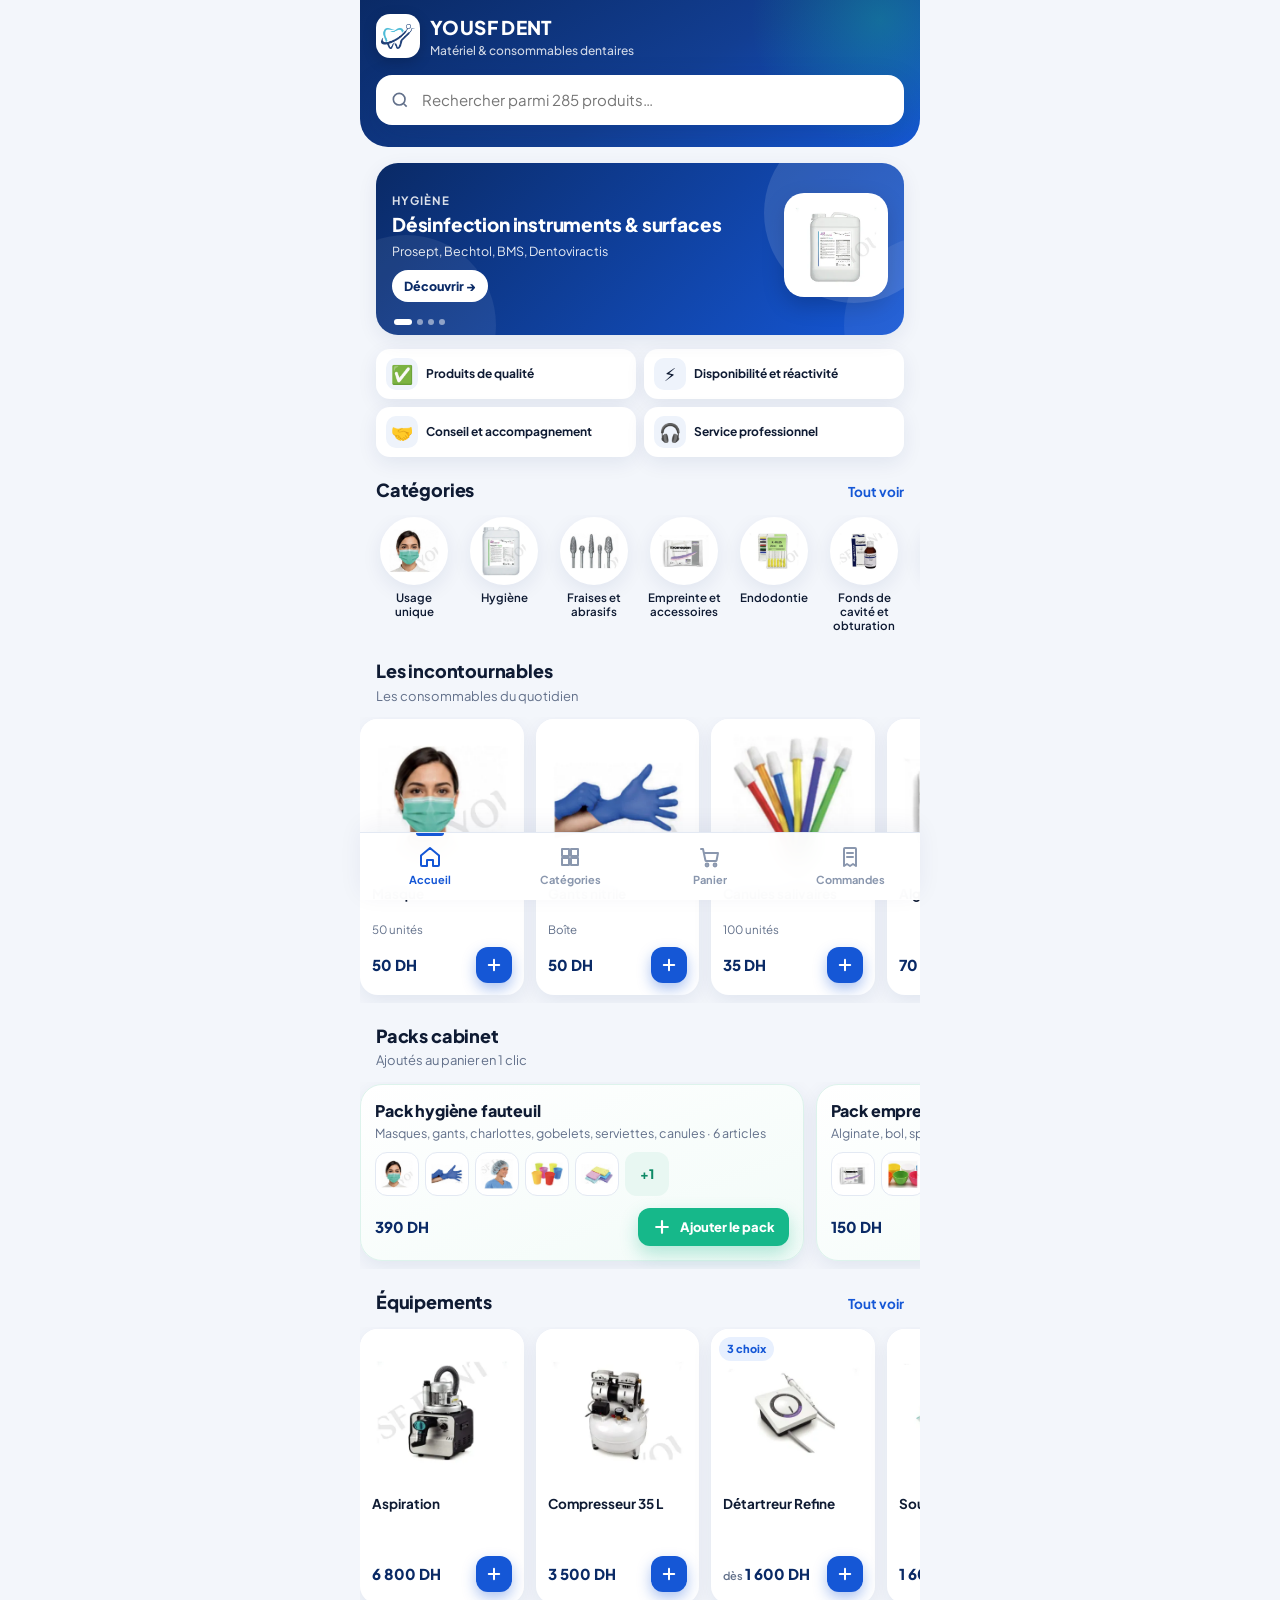
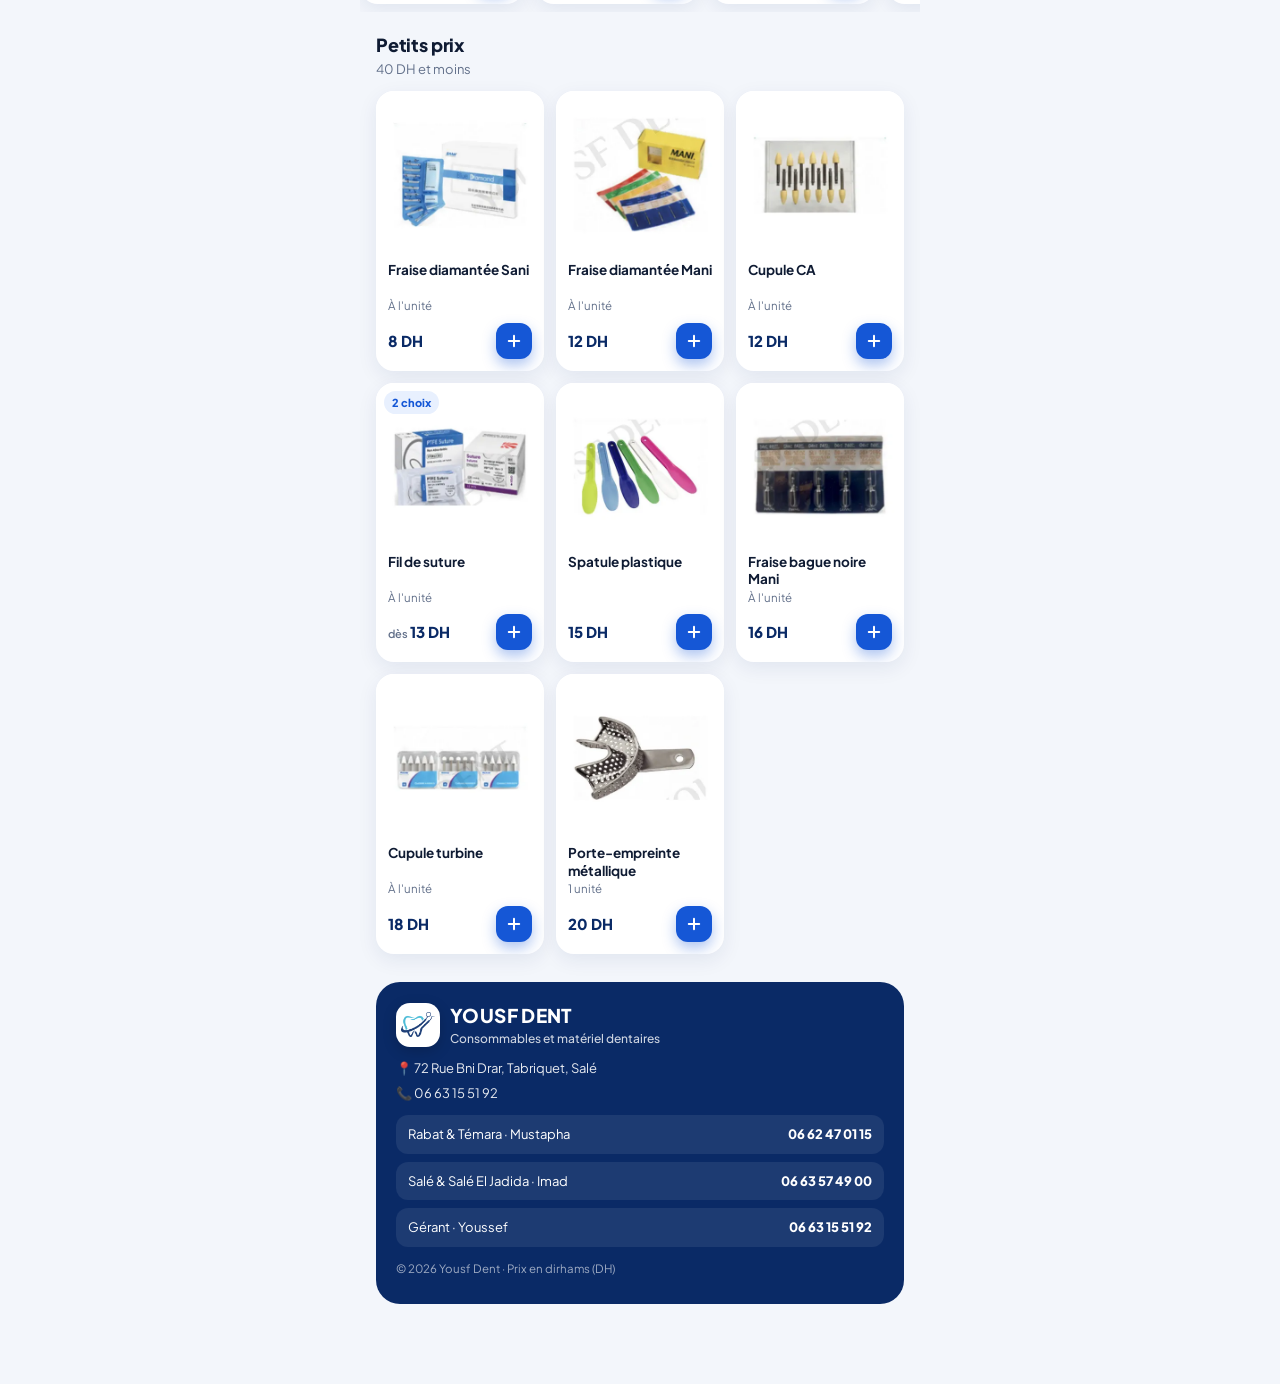
<file: index.html>
<!doctype html>
<html lang="fr">
<head>
<meta charset="utf-8">
<meta name="viewport" content="width=device-width, initial-scale=1, viewport-fit=cover">
<title>Yousf Dent — Consommables et matériel dentaires à Salé</title>
<meta name="description" content="Catalogue Yousf Dent : consommables, hygiène, endodontie, composites, orthodontie, instruments et équipements dentaires. Commande rapide sur WhatsApp. 72 Rue Bni Drar, Tabriquet, Salé.">
<meta name="theme-color" content="#0A2A66">
<link rel="canonical" href="https://glow-dental-three.vercel.app/">
<meta property="og:type" content="website">
<meta property="og:site_name" content="Yousf Dent">
<meta property="og:title" content="Yousf Dent — Tout votre cabinet, en un seul scan">
<meta property="og:description" content="Plus de 280 produits dentaires. Commandez en quelques secondes sur WhatsApp.">
<meta property="og:image" content="https://glow-dental-three.vercel.app/og.jpg">
<meta property="og:image:width" content="1200">
<meta property="og:image:height" content="630">
<meta property="og:locale" content="fr_MA">
<meta name="twitter:card" content="summary_large_image">
<link rel="manifest" href="manifest.webmanifest">
<link rel="icon" href="img/ui/favicon.png" type="image/png">
<link rel="apple-touch-icon" href="img/ui/apple-touch-icon.png">
<meta name="apple-mobile-web-app-capable" content="yes">
<meta name="apple-mobile-web-app-status-bar-style" content="black-translucent">
<link rel="preload" href="fonts/jakarta.woff" as="font" type="font/woff" crossorigin>
<link rel="stylesheet" href="css/app.css">
<script type="application/ld+json">
{"@context":"https://schema.org","@type":"Store","name":"Yousf Dent","description":"Consommables et matériel dentaires","telephone":"+212663155192","url":"https://glow-dental-three.vercel.app/","image":"https://glow-dental-three.vercel.app/og.jpg","address":{"@type":"PostalAddress","streetAddress":"72 Rue Bni Drar, Tabriquet","addressLocality":"Salé","addressCountry":"MA"}}
</script>
</head>
<body>
<main id="view" aria-live="polite"></main>

<nav class="tabbar" aria-label="Navigation principale">
  <a href="#/" data-tab="home"><svg viewBox="0 0 24 24"><path d="M3 10.5 12 3l9 7.5V20a1 1 0 0 1-1 1h-5v-6H9v6H4a1 1 0 0 1-1-1z"/></svg><span>Accueil</span></a>
  <a href="#/cats" data-tab="cats"><svg viewBox="0 0 24 24"><path d="M4 4h7v7H4zM13 4h7v7h-7zM4 13h7v7H4zM13 13h7v7h-7z"/></svg><span>Catégories</span></a>
  <a href="#/cart" data-tab="cart" class="tab-cart"><svg viewBox="0 0 24 24"><path d="M3 4h2l2.4 11.2a1 1 0 0 0 1 .8h9.2a1 1 0 0 0 1-.8L20 8H6.2"/><circle cx="9" cy="20" r="1.4"/><circle cx="17" cy="20" r="1.4"/></svg><b class="badge" id="cartBadge" hidden>0</b><span id="cartTabLabel">Panier</span></a>
  <a href="#/orders" data-tab="orders"><svg viewBox="0 0 24 24"><path d="M7 3h10a1 1 0 0 1 1 1v17l-3-2-3 2-3-2-3 2V4a1 1 0 0 1 1-1zM9 8h6M9 12h6"/></svg><span>Commandes</span></a>
</nav>

<div class="sheet-backdrop" id="sheetBg" hidden></div>
<section class="sheet" id="sheet" role="dialog" aria-modal="true" aria-label="Fiche produit" hidden></section>
<div class="toast" id="toast" role="status" hidden></div>

<script src="js/config.js"></script>
<script src="js/app.js"></script>
</body>
</html>
</file>
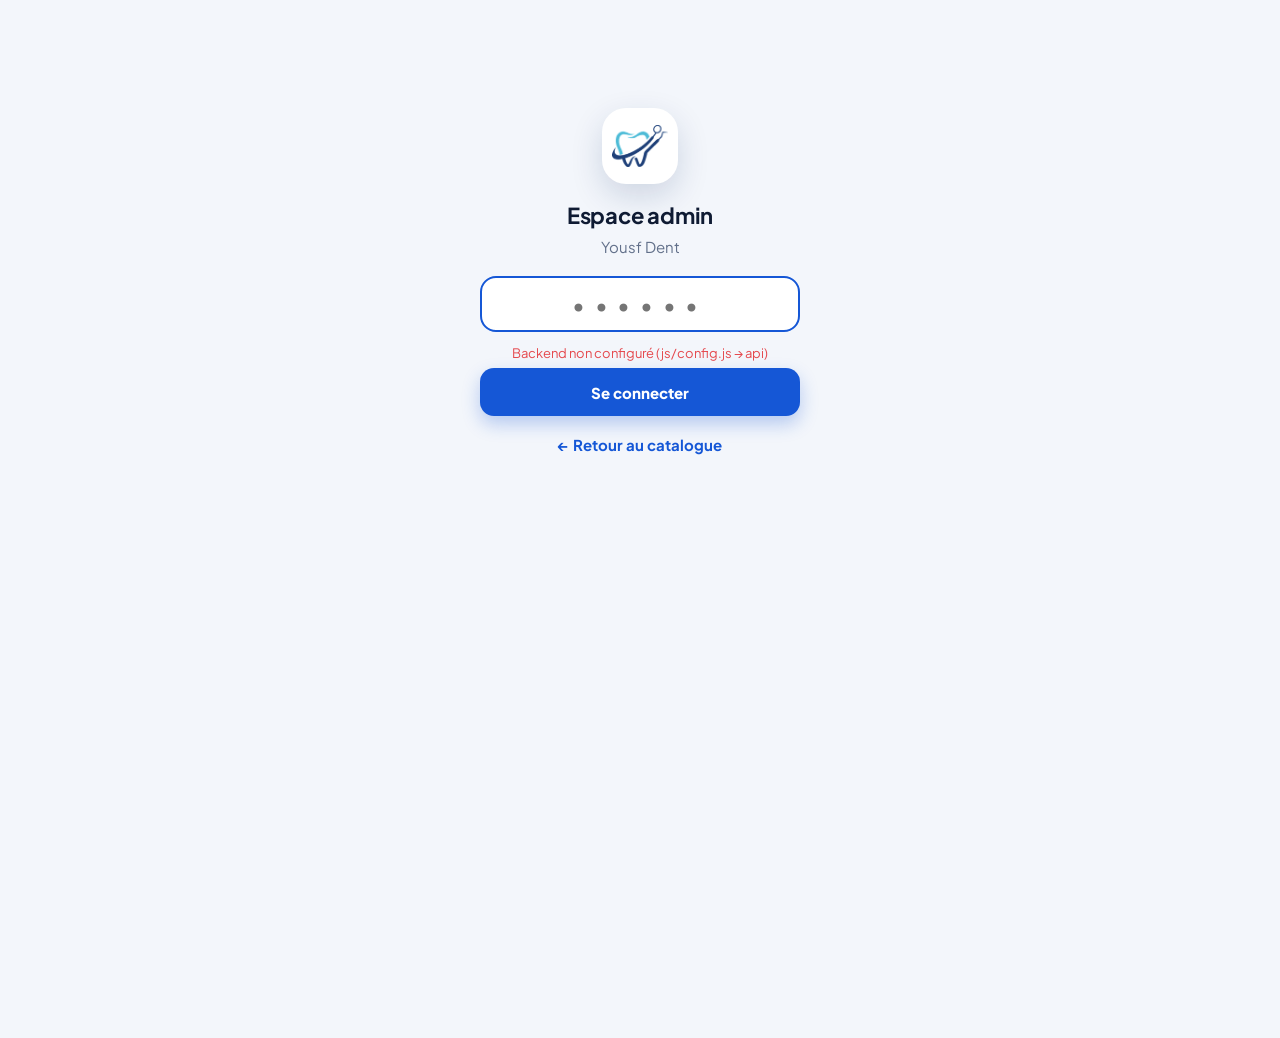
<file: admin.html>
<!doctype html>
<html lang="fr">
<head>
<meta charset="utf-8">
<meta name="viewport" content="width=device-width, initial-scale=1, viewport-fit=cover">
<title>Admin — Yousf Dent</title>
<meta name="robots" content="noindex,nofollow">
<meta name="theme-color" content="#0A2A66">
<link rel="icon" href="img/ui/favicon.png">
<link rel="preload" href="fonts/jakarta.woff" as="font" type="font/woff" crossorigin>
<link rel="stylesheet" href="css/app.css">
<style>
body{padding-bottom:30px}
.login{max-width:360px;margin:12vh auto 0;padding:0 20px;text-align:center}
.login .mark{width:76px;height:76px;border-radius:24px;background:#fff;display:grid;place-items:center;margin:0 auto 16px;box-shadow:var(--shadow2)}
.login .mark img{width:56px}
.login input{width:100%;height:56px;border-radius:16px;border:2px solid var(--line);text-align:center;font-size:24px;letter-spacing:.4em;margin:18px 0 12px;outline:0}
.login input:focus{border-color:var(--blue)}
.err{color:var(--red);font-size:13px;min-height:18px;margin:0 0 6px}
.tabs{display:flex;gap:6px;background:#fff;border-radius:16px;padding:5px;margin:0 16px 14px;box-shadow:var(--shadow);position:sticky;top:64px;z-index:15}
.tabs button{flex:1;height:40px;border-radius:12px;font-weight:800;font-size:13.5px;color:var(--muted)}
.tabs button.on{background:var(--night);color:#fff}
.filters{display:flex;gap:8px;overflow-x:auto;padding:0 16px 12px;scrollbar-width:none}
.filters button{flex:none;height:34px;padding:0 12px;border-radius:999px;background:#fff;box-shadow:var(--shadow);font-weight:700;font-size:12.5px}
.filters button.on{background:var(--blue);color:#fff}
.order .items{font-size:13px;margin:8px 0;padding:8px 10px;background:#F6F8FC;border-radius:12px}
.order .items div{display:flex;justify-content:space-between;gap:8px;padding:2px 0}
.order select{height:38px;border-radius:12px;border:2px solid var(--line);font-weight:700;padding:0 8px;background:#fff;flex:1}
.order .acts{display:flex;gap:8px;align-items:center;margin-top:10px}
.prod{display:flex;gap:10px;align-items:flex-start;background:#fff;border-radius:16px;padding:10px;box-shadow:var(--shadow);margin-bottom:10px}
.prod img{width:56px;height:56px;border-radius:12px;object-fit:contain;background:#F6F8FC;flex:none}
.prod .mid{flex:1;min-width:0}
.prod b{font-size:13.5px;display:block;line-height:1.3}
.prod .opts{display:grid;gap:6px;margin-top:8px}
.prod .o{display:flex;gap:6px}
.prod input{height:38px;border:2px solid var(--line);border-radius:10px;padding:0 10px;font-size:15px;min-width:0;outline:0}
.prod input:focus{border-color:var(--blue)}
.prod input.l{flex:1.4}.prod input.p{flex:1;max-width:110px}
.switch{display:flex;align-items:center;gap:8px;font-size:12px;font-weight:700;margin-top:8px}
.switch input{appearance:none;width:44px;height:26px;border-radius:99px;background:#F3C7C9;position:relative;cursor:pointer;transition:.2s;border:0;padding:0}
.switch input::after{content:"";position:absolute;top:3px;left:3px;width:20px;height:20px;border-radius:50%;background:#fff;transition:.2s;box-shadow:0 1px 3px rgba(0,0,0,.2)}
.switch input:checked{background:var(--green)}.switch input:checked::after{left:21px}
.save{margin-top:8px}
.kpis{display:grid;grid-template-columns:1fr 1fr;gap:10px;padding:0 16px}
.kpi{background:#fff;border-radius:18px;padding:14px;box-shadow:var(--shadow)}
.kpi small{color:var(--muted);font-weight:700;font-size:12px}
.kpi b{display:block;font-size:20px;color:var(--night);margin-top:4px}
.bars{background:#fff;border-radius:18px;padding:14px;box-shadow:var(--shadow);margin:12px 16px 0}
.bars h3{font-size:15px;margin-bottom:10px}
.bar{margin:8px 0;font-size:12.5px}
.bar div{display:flex;justify-content:space-between;gap:8px;margin-bottom:4px}
.bar i{display:block;height:8px;border-radius:9px;background:linear-gradient(90deg,var(--blue),var(--green))}
.search{margin:0 16px 12px;height:44px;width:calc(100% - 32px);border-radius:14px;border:2px solid var(--line);padding:0 14px;font-size:15px;outline:0}
</style>
</head>
<body>
<main id="app"></main>
<div class="toast" id="toast" role="status" hidden></div>
<script src="js/config.js"></script>
<script src="js/admin.js"></script>
</body>
</html>
</file>
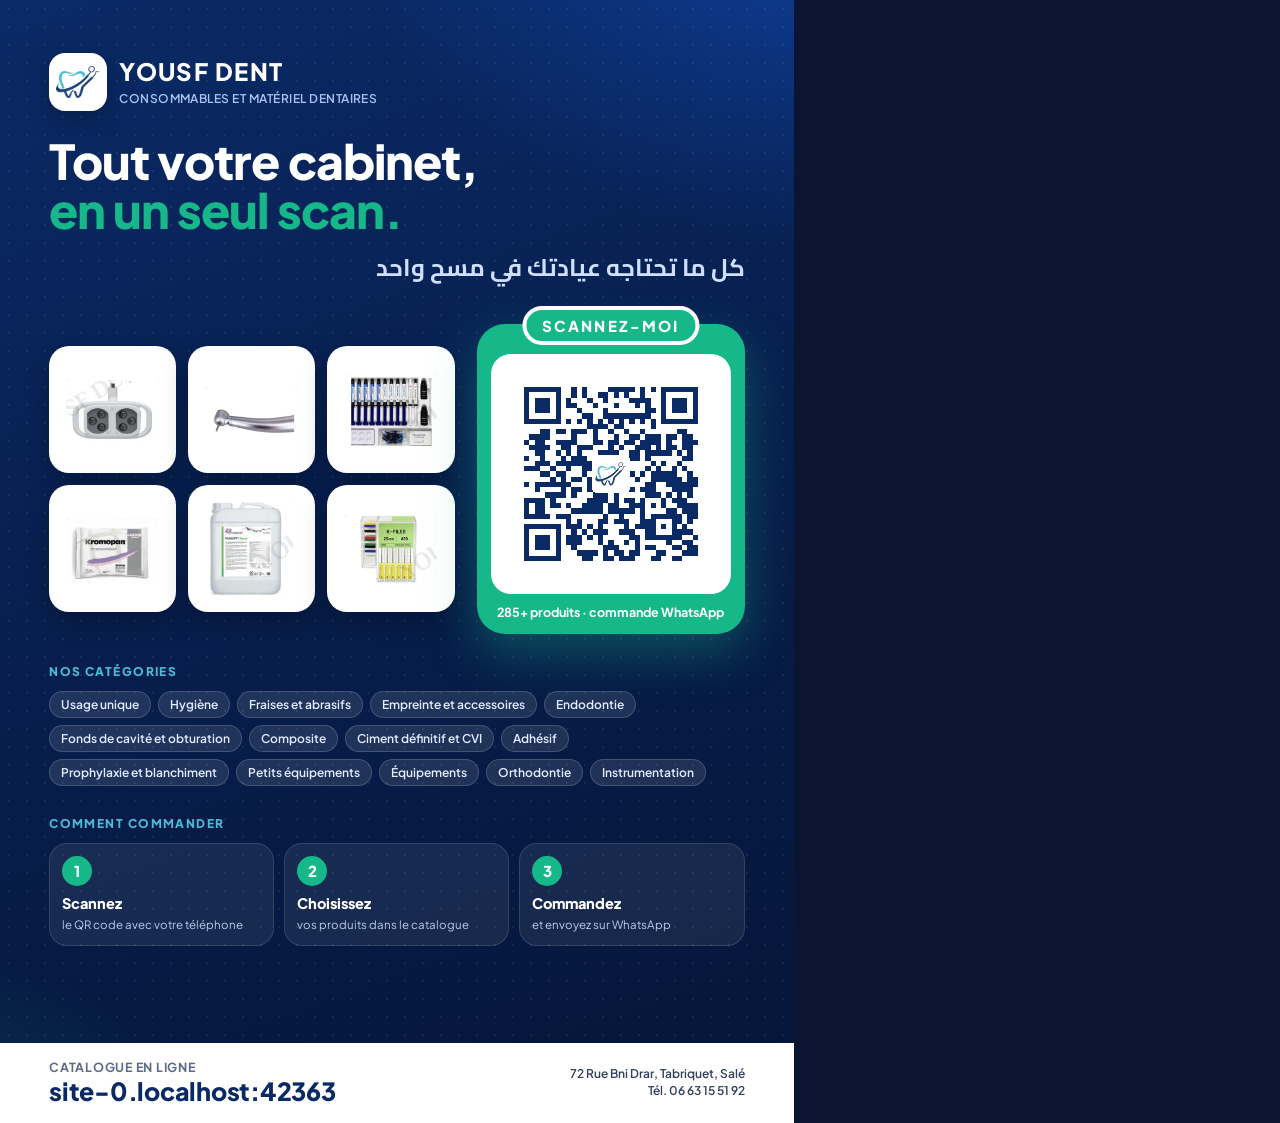
<file: print/affiches.html>
<!doctype html>
<html lang="fr">
<head>
<meta charset="utf-8">
<meta name="viewport" content="width=device-width, initial-scale=1">
<meta name="robots" content="noindex">
<title>Affiches — Yousf Dent</title>
<!-- Formats : ?f=a4 (A4) · ?f=sticker (10×10 cm) · ?f=story (1080×1920) · ?f=og (1200×630).
     Le QR code pointe vers l'adresse du site où cette page est ouverte (ou CFG.site en local).
     Imprimer : ouvrir la page puis Ctrl+P (marges : aucune, graphiques d'arrière-plan : activés). -->
<style>
@font-face{font-family:J;src:url(../fonts/jakarta.woff) format("woff");font-weight:200 800}
@font-face{font-family:Ar;src:url(../fonts/cairo-ar.woff) format("woff");font-weight:200 900}
:root{--night:#0A2A66;--blue:#1557D6;--green:#16B88A;--sky:#4EBBD6}
*{box-sizing:border-box;margin:0}
html,body{background:#0b1430}
body{font-family:J,system-ui,sans-serif;color:#fff;-webkit-print-color-adjust:exact;print-color-adjust:exact}
.page{position:relative;overflow:hidden;background:
  radial-gradient(900px 600px at 110% -10%,rgba(21,87,214,.55),transparent 60%),
  radial-gradient(700px 500px at -20% 110%,rgba(22,184,138,.28),transparent 60%),
  linear-gradient(160deg,#0A2A66 0%,#071D4A 55%,#051537 100%)}
.page::before{content:"";position:absolute;inset:0;background-image:radial-gradient(rgba(255,255,255,.07) 1px,transparent 1.2px);background-size:18px 18px;pointer-events:none}
.page>*{position:relative}
.brand{display:flex;align-items:center;gap:12px}
.brand .m{background:#fff;border-radius:16px;display:grid;place-items:center;box-shadow:0 8px 24px rgba(0,0,0,.25)}
.brand b{font-weight:800;letter-spacing:.06em;display:block}
.brand small{color:#A9C3F0;font-weight:600;letter-spacing:.04em}
h1{font-weight:800;line-height:1.02;letter-spacing:-.02em}
h1 em{font-style:normal;color:var(--green)}
.ar{font-family:Ar,sans-serif;font-weight:700;direction:rtl;color:#CFE0FF}
.tiles{display:grid;grid-template-columns:repeat(3,1fr)}
.tile{background:#fff;border-radius:20px;aspect-ratio:1;display:grid;place-items:center;box-shadow:0 10px 26px rgba(0,0,0,.28)}
.tile img{width:84%;height:84%;object-fit:contain}
.qrwrap{background:var(--green);border-radius:28px;position:relative;box-shadow:0 18px 50px rgba(22,184,138,.35)}
.qrwrap .lbl{position:absolute;left:50%;transform:translateX(-50%);background:var(--green);color:#fff;font-weight:800;letter-spacing:.14em;border-radius:999px;white-space:nowrap;border:4px solid #fff}
.qrin{background:#fff;border-radius:20px;display:grid;place-items:center}
.qrin svg{display:block;width:100%;height:auto}
.cats{display:flex;flex-wrap:wrap}
.cats span{background:rgba(255,255,255,.1);border:1px solid rgba(255,255,255,.16);border-radius:999px;font-weight:600;color:#E3ECFF}
.steps{display:grid;grid-template-columns:repeat(3,1fr)}
.step{background:rgba(255,255,255,.07);border:1px solid rgba(255,255,255,.12);border-radius:18px}
.step i{font-style:normal;display:grid;place-items:center;border-radius:50%;background:var(--green);font-weight:800;color:#fff}
.step b{display:block;font-weight:800}
.step span{color:#B9CBEE}
.foot{display:flex;align-items:center;justify-content:space-between;background:#fff;color:var(--night)}
.foot .url{font-weight:800;letter-spacing:-.01em}
.foot .url small{display:block;font-size:.5em;color:#5B6B88;font-weight:700;letter-spacing:.06em;text-transform:uppercase}
.foot .addr{text-align:right;font-weight:600;color:#33415E;line-height:1.35}

/* ---------- A4 : 210×297 mm ---------- */
.a4{width:210mm;height:297mm;padding:14mm 13mm 0}
.a4 .brand .m{width:58px;height:58px}.a4 .brand .m img{width:44px}
.a4 .brand b{font-size:24px}.a4 .brand small{font-size:12px}
.a4 h1{font-size:48px;margin-top:26px}
.a4 .ar{font-size:24px;margin-top:10px}
.a4 .mid{display:grid;grid-template-columns:1fr 268px;gap:22px;margin-top:34px;align-items:center}
.a4 .tiles{gap:12px}
.a4 .qrwrap{padding:30px 14px 14px}.a4 .qrwrap .lbl{top:-18px;font-size:15px;padding:6px 16px}
.a4 .qrin{padding:12px}
.a4 .qrcap{text-align:center;font-size:12.5px;font-weight:700;color:#fff;margin-top:10px}
.a4 .lab{font-size:12px;font-weight:800;letter-spacing:.12em;text-transform:uppercase;color:var(--sky);margin:30px 0 12px}
.a4 .cats{gap:7px}.a4 .cats span{font-size:12px;padding:5px 11px}
.a4 .steps{gap:10px}.a4 .step{padding:12px}.a4 .step i{width:30px;height:30px;font-size:15px;margin-bottom:8px}
.a4 .step b{font-size:14.5px}.a4 .step span{font-size:11.5px}
.a4 .foot{position:absolute;left:0;right:0;bottom:0;padding:16px 13mm}
.a4 .foot .url{font-size:25px}.a4 .foot .addr{font-size:12px}

/* ---------- Sticker : 100×100 mm ---------- */
.sticker{width:100mm;height:100mm;border-radius:0;padding:6mm;display:flex;flex-direction:column;align-items:center;text-align:center}
.sticker .brand{gap:8px}.sticker .brand .m{width:32px;height:32px;border-radius:10px}.sticker .brand .m img{width:24px}
.sticker .brand b{font-size:15px}
.sticker h1{font-size:16px;margin-top:5px;line-height:1.1}
.sticker .qrwrap{width:50mm;padding:16px 7px 7px;margin-top:20px;border-radius:18px}
.sticker .qrwrap .lbl{top:-13px;font-size:10.5px;padding:3px 10px;border-width:3px}
.sticker .qrin{padding:6px;border-radius:12px}
.sticker .url{margin-top:auto;font-weight:800;font-size:12.5px}
.sticker .url small{display:block;font-weight:600;font-size:9px;color:#A9C3F0}

/* ---------- Story : 1080×1920 ---------- */
.story{width:1080px;height:1920px;padding:110px 80px 0;text-align:center}
.story .brand{justify-content:center;gap:20px}.story .brand .m{width:110px;height:110px;border-radius:30px}.story .brand .m img{width:84px}
.story .brand b{font-size:48px;text-align:left}.story .brand small{font-size:22px}
.story h1{font-size:88px;margin-top:56px}
.story .ar{font-size:52px;margin-top:26px}
.story .tiles{gap:24px;margin-top:60px;padding:0 40px}.story .tile{border-radius:32px}
.story .qrwrap{width:520px;margin:96px auto 0;padding:56px 26px 26px;border-radius:44px}
.story .qrwrap .lbl{top:-34px;font-size:32px;padding:10px 32px;border-width:6px}
.story .qrin{padding:22px;border-radius:30px}
.story .qrcap{font-size:30px;font-weight:700;margin-top:22px}
.story .foot{position:absolute;left:0;right:0;bottom:0;padding:44px 80px;flex-direction:column;gap:10px}
.story .foot .url{font-size:52px}.story .foot .addr{text-align:center;font-size:26px}

/* ---------- OG : 1200×630 ---------- */
.og{width:1200px;height:630px;padding:56px 60px;display:grid;grid-template-columns:1fr 360px;gap:40px;align-items:center}
.og .brand .m{width:72px;height:72px;border-radius:20px}.og .brand .m img{width:54px}
.og .brand b{font-size:32px}.og .brand small{font-size:16px}
.og h1{font-size:62px;margin-top:30px}
.og p.sub{font-size:22px;color:#B9CBEE;margin-top:18px;font-weight:600}
.og .tiles{gap:14px}.og .tile{border-radius:22px}
.og .wa{display:inline-flex;gap:10px;align-items:center;margin-top:26px;background:var(--green);border-radius:999px;padding:12px 22px;font-weight:800;font-size:20px}

@page{margin:0}
@media print{html,body{background:none}}
</style>
</head>
<body>
<div id="root"></div>
<script src="../js/config.js"></script>
<script src="qrcode.js"></script>
<script>
(async () => {
  const C = window.CFG;
  const f = new URLSearchParams(location.search).get('f') || 'a4';
  const isLocal = /^(localhost|127\.|0\.0\.0\.0|\[::1\])/.test(location.hostname) || location.protocol === 'file:';
  const url = (new URLSearchParams(location.search).get('url') || (isLocal ? C.site : location.origin)).replace(/\/$/, '') + '/';
  const short = url.replace(/^https?:\/\//, '').replace(/\/$/, '');
  const data = await (await fetch('../data/products.json')).json();
  const IMG = ['scialytique-led', 'turbine-skyma', 'coffret-dmp', 'alginate-kromopan', 'desinfectant-surfaces-prosept-spray', 'limes-k-h-broches-mani'];
  const tiles3 = IMG.slice(0, 3).map(id => `<div class="tile"><img src="../img/p/${id}.webp" alt=""></div>`).join('');
  const tiles = IMG.map(id => `<div class="tile"><img src="../img/p/${id}.webp" alt=""></div>`).join('');

  function qrSVG(text) {
    const q = qrcode(0, 'H'); q.addData(text); q.make();
    const n = q.getModuleCount(), m = 4, S = n + m * 2; let d = '';
    const logo = Math.round(n * 0.22) | 1, l0 = (n - logo) / 2;   // zone centrale réservée au logo (~5% des modules, ECC H tolère 30%)
    for (let r = 0; r < n; r++) for (let c = 0; c < n; c++) {
      if (!q.isDark(r, c)) continue;
      const finder = (r < 7 && c < 7) || (r < 7 && c >= n - 7) || (r >= n - 7 && c < 7);
      if (finder) continue;
      if (r >= l0 - .5 && r < l0 + logo && c >= l0 - .5 && c < l0 + logo) continue;
      d += `M${c + m} ${r + m}h1v1h-1z`;
    }
    const eye = (x, y) => `<rect x="${x + m + .5}" y="${y + m + .5}" width="6" height="6" fill="none" stroke="#0A2A66" stroke-width="1"/><rect x="${x + m + 2}" y="${y + m + 2}" width="3" height="3" fill="#0A2A66"/>`;
    const lc = m + l0 - .2, ls = logo + .4;
    return `<svg viewBox="0 0 ${S} ${S}" xmlns="http://www.w3.org/2000/svg" shape-rendering="crispEdges"><rect width="${S}" height="${S}" fill="#fff"/><path d="${d}" fill="#0A2A66"/>${eye(0, 0)}${eye(n - 7, 0)}${eye(0, n - 7)}
      <rect x="${lc}" y="${lc}" width="${ls}" height="${ls}" rx="1.4" fill="#fff"/><image href="../img/ui/logo.png" x="${lc + ls * .1}" y="${lc + ls * .16}" width="${ls * .8}" height="${ls * .68}" preserveAspectRatio="xMidYMid meet"/></svg>`;
  }
  const brand = `<div class="brand"><span class="m"><img src="../img/ui/logo.png" alt=""></span><div><b>YOUSF DENT</b><small>CONSOMMABLES ET MATÉRIEL DENTAIRES</small></div></div>`;
  const qr = cap => `<div class="qrwrap"><span class="lbl">SCANNEZ-MOI</span><div class="qrin">${qrSVG(url)}</div>${cap ? `<p class="qrcap">${cap}</p>` : ''}</div>`;
  const title = 'Tout votre cabinet,<br><em>en un seul scan.</em>';
  const ar = '<p class="ar">كل ما تحتاجه عيادتك في مسح واحد</p>';
  const steps = `<div class="steps"><div class="step"><i>1</i><b>Scannez</b><span>le QR code avec votre téléphone</span></div><div class="step"><i>2</i><b>Choisissez</b><span>vos produits dans le catalogue</span></div><div class="step"><i>3</i><b>Commandez</b><span>et envoyez sur WhatsApp</span></div></div>`;
  const foot = `<div class="foot"><div class="url"><small>Catalogue en ligne</small>${short}</div><div class="addr">${C.address}<br>Tél. ${C.phone}</div></div>`;
  const pages = {
    a4: `<div class="page a4">${brand}<h1>${title}</h1>${ar}<div class="mid"><div class="tiles">${tiles}</div>${qr(`${data.products.length}+ produits · commande WhatsApp`)}</div>
      <p class="lab">Nos catégories</p><div class="cats">${data.cats.map(c => `<span>${c.name}</span>`).join('')}</div>
      <p class="lab">Comment commander</p>${steps}${foot}</div>`,
    sticker: `<div class="page sticker">${brand.replace('<small>CONSOMMABLES ET MATÉRIEL DENTAIRES</small>', '')}<h1>Tout votre cabinet,<br><em>en un seul scan.</em></h1>${qr('')}<p class="url">${short}<small>${C.phone}</small></p></div>`,
    story: `<div class="page story">${brand}<h1>${title}</h1>${ar}<div class="tiles">${tiles3}</div>${qr('Scannez · Choisissez · Commandez sur WhatsApp')}${foot}</div>`,
    og: `<div class="page og"><div>${brand}<h1>${title}</h1><p class="sub">${data.products.length}+ produits dentaires · Salé</p><span class="wa">Commande rapide sur WhatsApp</span></div><div class="tiles" style="grid-template-columns:repeat(2,1fr)">${tiles}</div></div>`
  };
  document.getElementById('root').innerHTML = pages[f] || pages.a4;
  document.title = 'Affiche ' + f + ' — Yousf Dent';
  await Promise.all([...document.images].map(i => i.complete ? 0 : new Promise(r => { i.onload = i.onerror = r; })));
  await document.fonts.ready;
  document.body.dataset.ready = '1';
})();
</script>
</body>
</html>
</file>
<file: css/app.css>
@font-face{font-family:"Plus Jakarta Sans";src:url(../fonts/jakarta.woff) format("woff");font-weight:200 800;font-display:swap}
:root{
  --night:#0A2A66;--blue:#1557D6;--green:#16B88A;--red:#E5484D;
  --bg:#F3F6FB;--card:#fff;--ink:#0F1B33;--muted:#62708A;--line:#E3E9F3;
  --r:18px;--shadow:0 6px 20px rgba(10,42,102,.08);--shadow2:0 12px 32px rgba(10,42,102,.16);
  --tabh:68px;--safe:env(safe-area-inset-bottom,0px);
}
[hidden]{display:none!important}
*{box-sizing:border-box;-webkit-tap-highlight-color:transparent}
html{scroll-behavior:smooth}
body{margin:0;overflow-x:hidden;background:var(--bg);color:var(--ink);font:15px/1.45 "Plus Jakarta Sans",system-ui,sans-serif;padding-bottom:calc(var(--tabh) + var(--safe) + 12px)}
main{max-width:560px;margin:0 auto;min-height:100vh}
a{color:inherit;text-decoration:none}
button{font:inherit;color:inherit;cursor:pointer;border:0;background:none}
img{display:block;max-width:100%}
h1,h2,h3{margin:0;letter-spacing:-.01em}
input,textarea,select{font:inherit;color:var(--ink)}
:focus-visible{outline:3px solid rgba(21,87,214,.45);outline-offset:2px}

/* header */
.hero{background:linear-gradient(150deg,var(--night) 0%,#123E92 55%,var(--blue) 100%);color:#fff;padding:calc(14px + env(safe-area-inset-top,0px)) 16px 22px;border-radius:0 0 28px 28px}
.brand{display:flex;align-items:center;gap:10px}
.brand .mark{width:44px;height:44px;border-radius:14px;background:#fff;display:grid;place-items:center;box-shadow:0 4px 14px rgba(0,0,0,.18)}
.brand .mark img{width:34px}
.brand b{font-size:19px;font-weight:800;letter-spacing:.02em}
.brand small{display:block;font-size:12px;opacity:.8;font-weight:500}
.brand .install{margin-left:auto;flex:none;background:rgba(255,255,255,.16);color:#fff;border-radius:999px;padding:8px 12px;font-size:12px;white-space:nowrap;font-weight:700;display:flex;gap:6px;align-items:center}
.searchbar{margin-top:16px;display:flex;align-items:center;gap:10px;background:#fff;border-radius:16px;padding:0 14px;height:50px;color:var(--muted);box-shadow:var(--shadow2)}
.searchbar svg{width:20px;height:20px;flex:none;fill:none;stroke:currentColor;stroke-width:2}
.searchbar input{border:0;outline:0;flex:1;height:100%;background:none;font-size:15px}

.topbar{position:sticky;top:0;z-index:20;background:rgba(243,246,251,.92);backdrop-filter:blur(10px);display:flex;align-items:center;gap:10px;padding:calc(10px + env(safe-area-inset-top,0px)) 16px 10px}
.topbar h1{font-size:19px;font-weight:800;flex:1;white-space:nowrap;overflow:hidden;text-overflow:ellipsis}
.iconbtn{width:42px;height:42px;border-radius:14px;background:#fff;display:grid;place-items:center;box-shadow:var(--shadow);flex:none}
.iconbtn svg{width:20px;height:20px;fill:none;stroke:var(--night);stroke-width:2.2;stroke-linecap:round;stroke-linejoin:round}

.section{padding:20px 16px 0}
.sec-head{display:flex;align-items:baseline;justify-content:space-between;margin-bottom:12px}
.sec-head h2{font-size:18px;font-weight:800}
.sec-head a{color:var(--blue);font-weight:700;font-size:13.5px}
.sec-head p{margin:2px 0 0;color:var(--muted);font-size:13px}

/* slider */
.slider{margin:16px 16px 0;position:relative;border-radius:22px;overflow:hidden;box-shadow:var(--shadow)}
.slides{display:flex;transition:transform .5s cubic-bezier(.2,.8,.2,1);touch-action:pan-y}
.slide{min-width:100%;min-height:172px;display:flex;align-items:center;padding:18px 16px 26px;gap:10px;color:#fff;position:relative}
.slide .txt{flex:1;z-index:1}
.slide small{font-size:11.5px;font-weight:700;letter-spacing:.08em;text-transform:uppercase;opacity:.85}
.slide h3{font-size:19px;font-weight:800;line-height:1.15;margin:4px 0 6px}
.slide p{margin:0 0 10px;font-size:12.5px;opacity:.9}
.slide .cta{display:inline-block;background:#fff;color:var(--night);font-weight:800;font-size:12.5px;padding:7px 12px;border-radius:999px}
.slide img{width:104px;height:104px;border-radius:20px;background:#fff;object-fit:contain;padding:6px;flex:none;box-shadow:0 8px 22px rgba(0,0,0,.2)}
.dots{position:absolute;left:18px;bottom:10px;display:flex;gap:5px}
.dots i{width:6px;height:6px;border-radius:9px;background:rgba(255,255,255,.5);transition:width .3s}
.dots i.on{width:18px;background:#fff}

/* category circles */
.circles{display:flex;gap:14px;overflow-x:auto;padding:2px 16px 6px;margin:0 -16px;scrollbar-width:none}
.circles::-webkit-scrollbar,.hscroll::-webkit-scrollbar,.chips::-webkit-scrollbar{display:none}
.circle{flex:none;width:76px;text-align:center;font-size:11.5px;font-weight:600;line-height:1.2}
.circle span.ph{width:68px;height:68px;margin:0 auto 6px;border-radius:50%;background:#fff;display:grid;place-items:center;box-shadow:var(--shadow);border:2px solid #fff;overflow:hidden}
.circle img{width:56px;height:56px;object-fit:contain}

/* product cards */
.grid{display:grid;grid-template-columns:repeat(2,1fr);gap:12px}
.hscroll{display:grid;grid-auto-flow:column;grid-auto-columns:46%;gap:12px;overflow-x:auto;padding:2px 16px 8px;margin:0 -16px;scroll-snap-type:x mandatory;scrollbar-width:none}
.hscroll>*{scroll-snap-align:start}
.card{background:var(--card);border-radius:var(--r);box-shadow:var(--shadow);overflow:hidden;display:flex;flex-direction:column;position:relative}
.card .ph{aspect-ratio:1;background:#fff;display:block;position:relative}
.card .ph img{width:100%;height:100%;object-fit:contain;padding:8px}
.card .body{padding:2px 12px 12px;display:flex;flex-direction:column;flex:1}
.card .name{font-size:13.5px;font-weight:700;line-height:1.3;display:-webkit-box;-webkit-line-clamp:2;-webkit-box-orient:vertical;overflow:hidden;min-height:35px}
.card .u{font-size:11.5px;color:var(--muted);margin-top:2px;min-height:16px}
.card .row{display:flex;align-items:center;justify-content:space-between;margin-top:auto;padding-top:8px;gap:6px}
.price{font-weight:800;color:var(--night);font-size:15px;white-space:nowrap}
.price small{font-weight:600;color:var(--muted);font-size:11px}
.price.ask{font-size:12.5px;color:var(--blue)}
.tag{position:absolute;top:8px;left:8px;font-size:11px;font-weight:800;padding:4px 8px;border-radius:999px;background:#E8F0FE;color:var(--blue);z-index:1}
.tag.out{background:#FDECEC;color:var(--red)}
.card.is-out .ph img{opacity:.45;filter:grayscale(1)}
.add{width:36px;height:36px;border-radius:12px;background:var(--blue);color:#fff;display:grid;place-items:center;box-shadow:0 6px 14px rgba(21,87,214,.35);flex:none}
.add svg{width:18px;height:18px;stroke:#fff;stroke-width:2.6;fill:none;stroke-linecap:round}
.add:disabled{background:#C9D3E3;box-shadow:none}
.stepper{display:flex;align-items:center;background:var(--night);border-radius:12px;height:36px;color:#fff;flex:none}
.stepper button{width:32px;height:36px;color:#fff;font-size:19px;font-weight:700}
.stepper b{min-width:20px;text-align:center;font-size:14px}
.stepper.lg{height:48px;border-radius:14px;background:#EEF3FB;color:var(--night)}
.stepper.lg button{width:44px;height:48px;color:var(--night);font-size:22px}

/* packs */
.pack{min-width:84%;background:linear-gradient(160deg,#fff 0%,#F2FBF8 100%);border-radius:22px;padding:14px;box-shadow:var(--shadow);border:1px solid #DDF3EC}
.pack h3{font-size:16px;font-weight:800}
.pack p{margin:2px 0 10px;color:var(--muted);font-size:12.5px}
.pack .thumbs{display:flex;gap:6px;margin-bottom:12px}
.pack .thumbs img{width:44px;height:44px;border-radius:12px;background:#fff;object-fit:contain;padding:3px;border:1px solid var(--line)}
.pack .thumbs span{width:44px;height:44px;border-radius:12px;background:#E8F7F2;color:#0E8A66;display:grid;place-items:center;font-weight:800;font-size:13px}
.pack .row{display:flex;align-items:center;justify-content:space-between}
.btn{display:inline-flex;align-items:center;justify-content:center;gap:8px;height:48px;border-radius:14px;padding:0 18px;font-weight:800;font-size:15px;background:var(--blue);color:#fff;box-shadow:0 8px 18px rgba(21,87,214,.28)}
.btn.sm{height:38px;font-size:13px;padding:0 14px;border-radius:12px}
.btn.green{background:var(--green);box-shadow:0 8px 18px rgba(22,184,138,.3)}
.btn.ghost{background:#fff;color:var(--night);box-shadow:var(--shadow)}
.btn.block{width:100%}
.btn svg{width:20px;height:20px;flex:none}
.btn:disabled{opacity:.5}

/* categories page */
.catgrid{display:grid;grid-template-columns:repeat(2,1fr);gap:12px;padding:4px 16px}
.cat{background:#fff;border-radius:var(--r);box-shadow:var(--shadow);padding:12px;display:flex;flex-direction:column;gap:8px}
.cat .imgs{display:grid;grid-template-columns:1fr 1fr;gap:6px}
.cat .imgs img{aspect-ratio:1;object-fit:contain;background:#F6F8FC;border-radius:12px;padding:4px}
.cat b{font-size:14px;line-height:1.25}
.cat small{color:var(--muted);font-size:12px}
.chips{display:flex;gap:8px;overflow-x:auto;padding:0 16px 10px;scrollbar-width:none}
.chip{flex:none;height:36px;padding:0 14px;border-radius:999px;background:#fff;box-shadow:var(--shadow);font-size:13px;font-weight:700;display:flex;align-items:center;white-space:nowrap}
.chip.on{background:var(--night);color:#fff}
.sortbar{display:flex;gap:8px;padding:0 16px 12px;align-items:center}
.sortbar select{height:38px;border-radius:12px;border:1px solid var(--line);background:#fff;padding:0 10px;font-weight:600;font-size:13px}
.sortbar span{color:var(--muted);font-size:13px;margin-right:auto}
.list{padding:0 16px}

/* search */
.sfield{margin:0 16px;display:flex;align-items:center;gap:10px;background:#fff;border-radius:16px;padding:0 14px;height:50px;box-shadow:var(--shadow);border:2px solid transparent}
.sfield:focus-within{border-color:var(--blue)}
.sfield input{border:0;outline:0;flex:1;height:100%;background:none;font-size:16px}
.sfield svg{width:20px;height:20px;fill:none;stroke:var(--muted);stroke-width:2}
.sfield button{color:var(--muted);font-size:20px;width:28px}
.empty{text-align:center;padding:36px 24px;color:var(--muted)}
.empty .ico{width:74px;height:74px;border-radius:24px;background:#fff;box-shadow:var(--shadow);display:grid;place-items:center;margin:0 auto 14px;font-size:32px}
.empty h3{color:var(--ink);font-size:17px;margin-bottom:6px}
.empty p{margin:0 0 16px}

/* sheet */
.sheet-backdrop{position:fixed;inset:0;background:rgba(10,20,45,.45);z-index:60;animation:fade .2s}
.sheet{position:fixed;left:0;right:0;bottom:0;z-index:61;max-width:560px;margin:0 auto;background:var(--bg);border-radius:26px 26px 0 0;max-height:94vh;max-height:94dvh;display:flex;flex-direction:column;animation:up .28s cubic-bezier(.2,.8,.2,1);box-shadow:0 -10px 40px rgba(0,0,0,.2)}
.sheet .scroll{overflow-y:auto;overscroll-behavior:contain;flex:1;padding-bottom:12px}
.sheet .grab{width:44px;height:5px;border-radius:9px;background:#C8D2E3;margin:8px auto 0}
.sheet .close{position:absolute;right:12px;top:12px;z-index:3}
.zoom{margin:10px 16px 0;background:#fff;border-radius:22px;overflow:hidden;aspect-ratio:1;position:relative;box-shadow:var(--shadow);cursor:zoom-in}
.zoom img{width:100%;height:100%;object-fit:contain;padding:14px;transition:transform .25s}
.zoom.on{cursor:zoom-out}.zoom.on img{transform:scale(2.2)}
.zoom .hint{position:absolute;right:10px;bottom:10px;background:rgba(10,42,102,.75);color:#fff;font-size:11px;font-weight:700;border-radius:999px;padding:4px 9px}
.pinfo{padding:14px 16px 0}
.badges{display:flex;flex-wrap:wrap;gap:6px;margin-bottom:8px}
.pill{font-size:11.5px;font-weight:800;border-radius:999px;padding:4px 10px;background:#E8F0FE;color:var(--blue)}
.pill.ok{background:#E3F7F0;color:#0E8A66}.pill.out{background:#FDECEC;color:var(--red)}.pill.grey{background:#EEF1F6;color:var(--muted)}
.pinfo h2{font-size:21px;font-weight:800;line-height:1.25}
.pinfo .bigprice{font-size:24px;font-weight:800;color:var(--night);margin-top:6px}
.opts{display:flex;flex-wrap:wrap;gap:8px;margin-top:12px}
.opt{border:2px solid var(--line);background:#fff;border-radius:14px;padding:8px 12px;text-align:left;min-width:92px}
.opt b{display:block;font-size:13.5px}.opt small{color:var(--muted);font-weight:700;font-size:12px}
.opt.on{border-color:var(--blue);background:#F1F6FF}.opt.on small{color:var(--blue)}
.infos{background:#fff;border-radius:18px;margin-top:14px;box-shadow:var(--shadow);overflow:hidden}
.infos div{display:flex;justify-content:space-between;gap:12px;padding:11px 14px;font-size:13.5px;border-bottom:1px solid var(--line)}
.infos div:last-child{border:0}.infos span{color:var(--muted)}.infos b{text-align:right}
.actions{display:grid;gap:8px;margin-top:14px}
.actions .two{display:grid;grid-template-columns:1fr 1fr;gap:8px}
.sheetbar{display:flex;gap:10px;align-items:center;padding:12px 16px calc(12px + var(--safe));background:#fff;border-top:1px solid var(--line)}
.sheetbar .btn{flex:1}

/* cart & checkout */
.steps{display:flex;gap:6px;padding:0 16px 14px}
.steps i{flex:1;font-style:normal;font-size:11.5px;font-weight:700;color:var(--muted);text-align:center}
.steps i::before{content:"";display:block;height:5px;border-radius:9px;background:#DCE3EF;margin-bottom:6px}
.steps i.on{color:var(--night)}.steps i.on::before{background:var(--blue)}
.line{display:flex;gap:12px;background:#fff;border-radius:18px;padding:10px;box-shadow:var(--shadow);margin-bottom:10px;align-items:center}
.line img{width:70px;height:70px;border-radius:14px;object-fit:contain;background:#F6F8FC;padding:4px;flex:none}
.line .mid{flex:1;min-width:0}
.line .mid b{font-size:13.5px;display:block;line-height:1.3}
.line .mid small{color:var(--muted);font-size:12px;display:block}
.line .mid .price{font-size:14px;margin-top:4px;display:block}
.line .stepper{background:#EEF3FB;color:var(--night)}.line .stepper button{color:var(--night)}
.summary{background:#fff;border-radius:18px;padding:14px;box-shadow:var(--shadow);margin:6px 0 14px}
.summary div{display:flex;justify-content:space-between;font-size:14px;padding:3px 0}
.summary .tot{font-size:18px;font-weight:800;color:var(--night);border-top:1px dashed var(--line);margin-top:6px;padding-top:10px}
.note{font-size:12.5px;color:var(--muted);background:#fff;border-radius:14px;padding:10px 12px;margin-bottom:12px;border:1px dashed var(--line)}
.form{display:grid;gap:12px}
.field label{display:block;font-size:13px;font-weight:700;margin:0 0 6px}
.field label i{color:var(--red);font-style:normal}
.field input,.field textarea{width:100%;border:2px solid var(--line);background:#fff;border-radius:14px;padding:0 14px;height:50px;font-size:16px;outline:0}
.field textarea{height:84px;padding:12px 14px;resize:vertical}
.field input:focus,.field textarea:focus{border-color:var(--blue)}
.field.err input,.field.err textarea{border-color:var(--red)}
.field .msg{color:var(--red);font-size:12px;margin-top:4px;display:none}.field.err .msg{display:block}
.bottomcta{position:sticky;bottom:calc(var(--tabh) + var(--safe) + 8px);padding:10px 0 0}
.card2{background:#fff;border-radius:18px;padding:14px;box-shadow:var(--shadow);margin-bottom:12px}
.card2 h3{font-size:15px;margin-bottom:8px}
.card2 p{margin:2px 0;font-size:13.5px}
.done{text-align:center;padding:24px 16px}
.done .ok{width:84px;height:84px;border-radius:50%;background:var(--green);display:grid;place-items:center;margin:10px auto 16px;box-shadow:0 12px 30px rgba(22,184,138,.4)}
.done .ok svg{width:42px;stroke:#fff;stroke-width:3;fill:none}
.done .num{display:inline-block;font-size:20px;font-weight:800;background:#fff;border-radius:14px;padding:10px 16px;box-shadow:var(--shadow);margin:10px 0 18px;letter-spacing:.03em}

/* orders */
.order{background:#fff;border-radius:18px;box-shadow:var(--shadow);padding:14px;margin-bottom:12px}
.order header{display:flex;justify-content:space-between;align-items:center;gap:8px}
.order header b{font-size:15px}
.order .meta{color:var(--muted);font-size:12.5px;margin:4px 0 8px}
.order .thumbs{display:flex;gap:6px;margin-bottom:10px}
.order .thumbs img{width:40px;height:40px;border-radius:10px;object-fit:contain;background:#F6F8FC;padding:2px}
.order .row{display:flex;justify-content:space-between;align-items:center}
.st{font-size:11.5px;font-weight:800;border-radius:999px;padding:4px 10px;background:#E8F0FE;color:var(--blue);text-transform:capitalize}
.st-confirmée{background:#FFF4D6;color:#9A6B00}.st-en.livraison,.st-en-livraison{background:#EDE7FF;color:#5B3CC4}
.st-livrée{background:#E3F7F0;color:#0E8A66}.st-annulée{background:#FDECEC;color:var(--red)}

/* footer */
.footer{margin:28px 16px 0;background:var(--night);color:#fff;border-radius:24px;padding:20px}
.footer .brand{margin-bottom:12px}
.footer p{margin:6px 0;font-size:13px;opacity:.9}
.footer .contacts{display:grid;gap:8px;margin-top:12px}
.footer .contacts a{display:flex;justify-content:space-between;background:rgba(255,255,255,.08);border-radius:12px;padding:10px 12px;font-size:13px}
.footer .contacts a b{font-weight:800}
.footer .copy{opacity:.6;font-size:11.5px;margin-top:14px}

/* tabbar */
.tabbar{position:fixed;left:0;right:0;bottom:0;z-index:50;height:calc(var(--tabh) + var(--safe));padding-bottom:var(--safe);background:rgba(255,255,255,.96);backdrop-filter:blur(12px);border-top:1px solid var(--line);display:grid;grid-template-columns:repeat(4,1fr);max-width:560px;margin:0 auto;box-shadow:0 -6px 24px rgba(10,42,102,.06)}
.tabbar a{display:flex;flex-direction:column;align-items:center;justify-content:center;gap:3px;font-size:11px;font-weight:700;color:#8A97AE;position:relative}
.tabbar svg{width:24px;height:24px;fill:none;stroke:currentColor;stroke-width:2;stroke-linejoin:round;stroke-linecap:round}
.tabbar a.on{color:var(--blue)}
.tabbar a.on::before{content:"";position:absolute;top:0;width:28px;height:3px;border-radius:0 0 4px 4px;background:var(--blue)}
.badge{position:absolute;top:7px;left:calc(50% + 4px);min-width:19px;height:19px;border-radius:99px;background:var(--green);color:#fff;font-size:11px;font-weight:800;display:grid;place-items:center;padding:0 5px;border:2px solid #fff}
.badge.pop{animation:pop .35s}
.toast{position:fixed;left:50%;transform:translateX(-50%);bottom:calc(var(--tabh) + var(--safe) + 14px);z-index:80;background:var(--night);color:#fff;font-weight:700;font-size:13.5px;padding:11px 16px;border-radius:14px;box-shadow:var(--shadow2);max-width:calc(100% - 32px);animation:up .25s}
.skeleton{background:linear-gradient(90deg,#E9EEF6 25%,#F5F8FC 50%,#E9EEF6 75%);background-size:200% 100%;animation:sh 1.2s infinite;border-radius:var(--r);height:220px}
@keyframes up{from{transform:translateY(30px);opacity:0}}
@keyframes fade{from{opacity:0}}
@keyframes pop{50%{transform:scale(1.35)}}
@keyframes sh{to{background-position:-200% 0}}
@media (prefers-reduced-motion:reduce){*{animation:none!important;transition:none!important}}
@media (min-width:600px){.grid{grid-template-columns:repeat(3,1fr)}.hscroll{grid-auto-columns:31%}.sheet{border-radius:26px;bottom:20px}}

/* ---- motion ---- */
.page-in{animation:pagein .35s cubic-bezier(.2,.8,.2,1)}
@keyframes pagein{from{opacity:0;transform:translateY(12px)}}
.reveal{opacity:0;transform:translateY(16px) scale(.98);transition:opacity .45s ease,transform .45s cubic-bezier(.2,.8,.2,1)}
.reveal.in{opacity:1;transform:none}
.card,.cat,.pack,.circle span.ph,.chip,.opt,.btn,.add,.iconbtn{transition:transform .15s ease,box-shadow .2s ease}
.card:active,.cat:active,.pack:active,.btn:active,.add:active,.chip:active,.opt:active,.iconbtn:active{transform:scale(.96)}
@media (hover:hover){.card:hover,.cat:hover{transform:translateY(-3px);box-shadow:var(--shadow2)}}
.fly{position:fixed;z-index:90;width:64px;height:64px;border-radius:16px;background:#fff;object-fit:contain;padding:4px;box-shadow:var(--shadow2);pointer-events:none;transition:transform .7s cubic-bezier(.5,-.3,.7,1),opacity .7s ease}
.tab-cart.bump svg{animation:bump .45s}
@keyframes bump{30%{transform:scale(1.3) rotate(-8deg)}60%{transform:scale(.9)}}
.slide .glow{position:absolute;right:-40px;top:-40px;width:180px;height:180px;border-radius:50%;background:rgba(255,255,255,.12)}
.slide .glow.b{right:auto;left:-60px;top:auto;bottom:-80px;background:rgba(255,255,255,.07)}
.slide.cur img{animation:float 3s ease-in-out infinite}
@keyframes float{50%{transform:translateY(-6px) rotate(-2deg)}}
.hero{position:relative;overflow:hidden}
.hero::after{content:"";position:absolute;width:260px;height:260px;right:-90px;top:-110px;border-radius:50%;background:radial-gradient(circle,rgba(22,184,138,.35),transparent 70%);pointer-events:none}
.hero>*{position:relative;z-index:1}
.counter{font-variant-numeric:tabular-nums}
.sheet.drag{transition:none}
.sheet.closing{transform:translateY(100%);transition:transform .25s ease}
.trust{display:grid;grid-template-columns:1fr 1fr;gap:8px;margin:14px 16px 0}
.trust div{background:#fff;border-radius:14px;padding:9px 10px;box-shadow:var(--shadow);font-size:12px;font-weight:700;line-height:1.2;display:flex;align-items:center;gap:8px;min-width:0}
.trust div i{font-style:normal;font-size:18px;width:32px;height:32px;border-radius:10px;background:#EEF3FB;display:grid;place-items:center;flex:none}
#confetti{position:fixed;inset:0;pointer-events:none;z-index:95}
</file>
